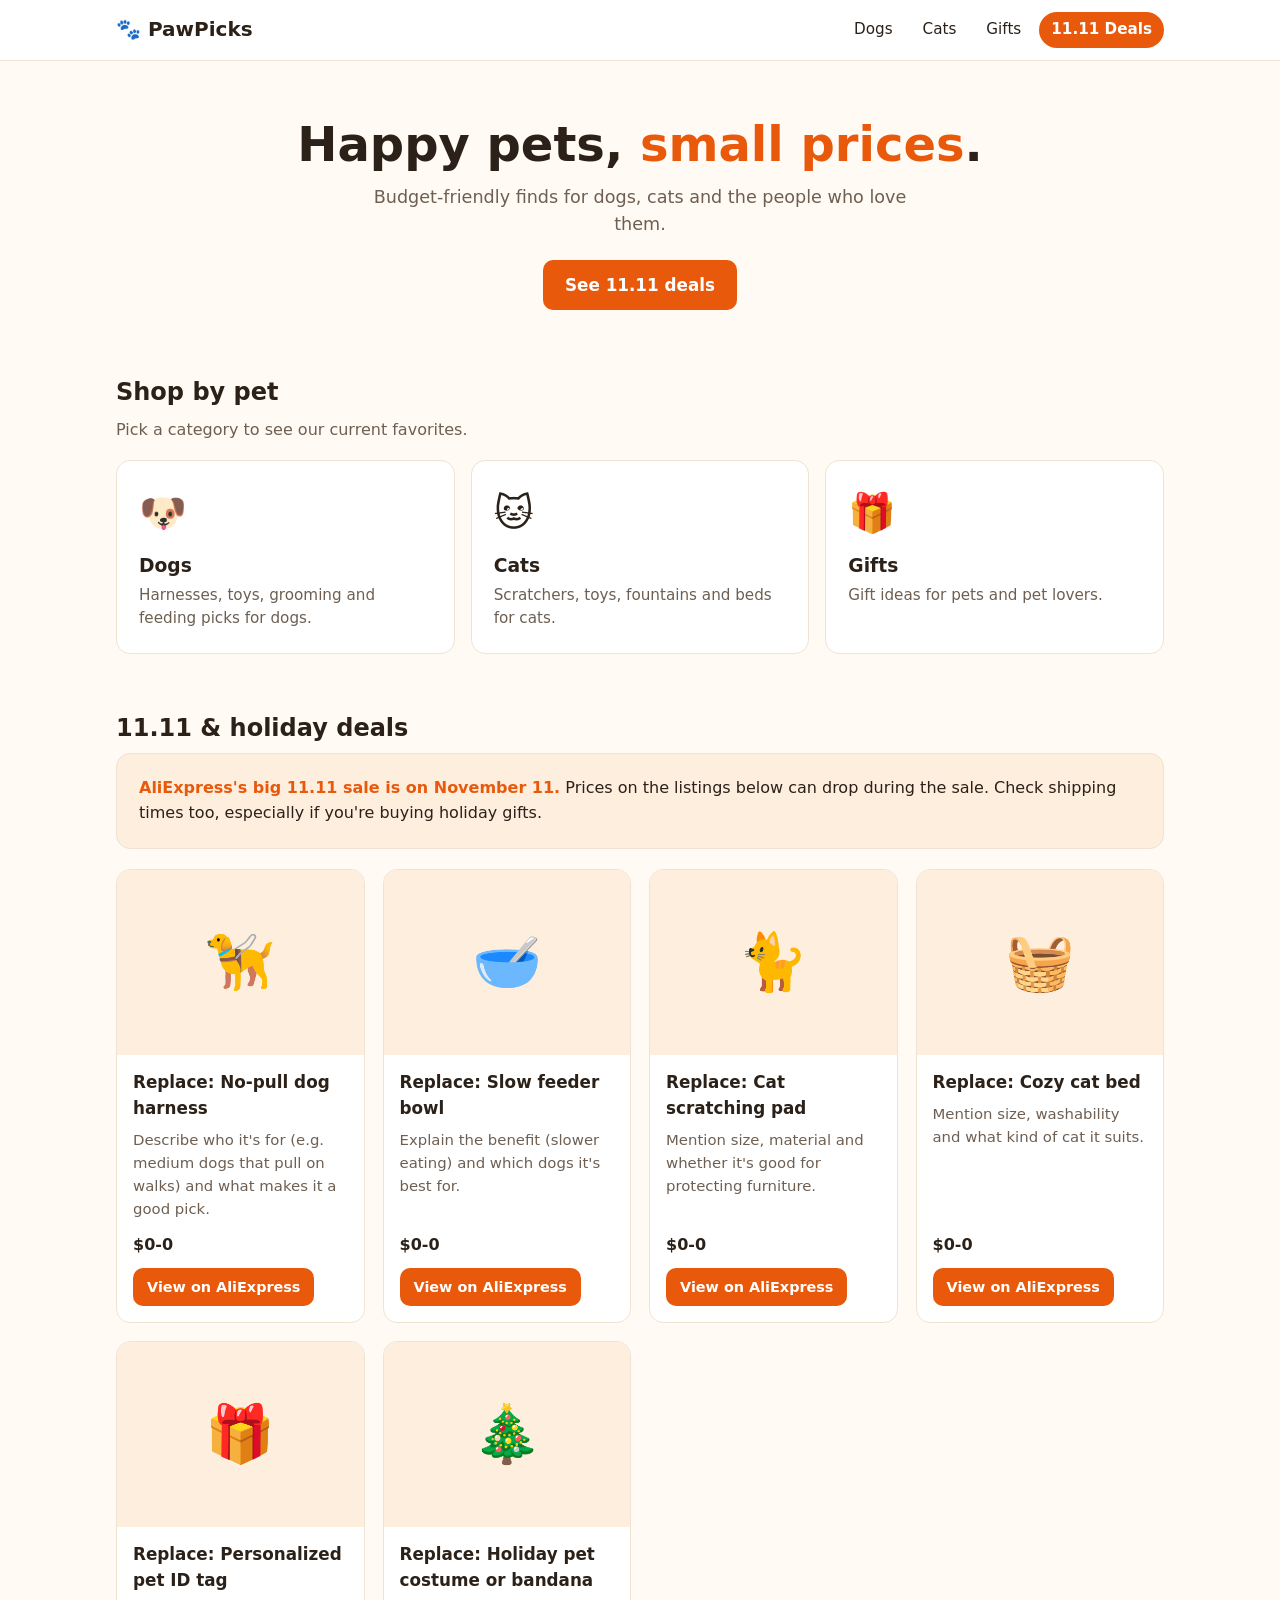
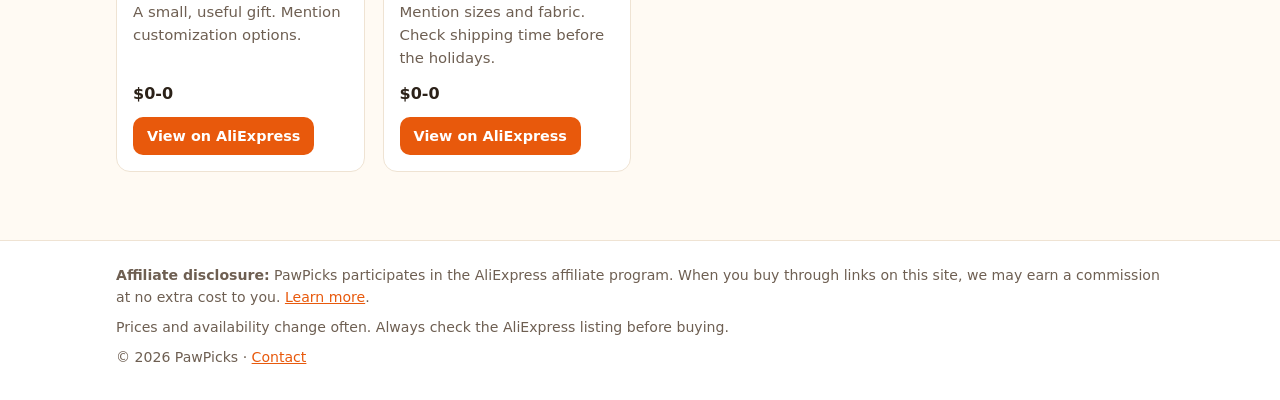
<file: index.html>
<!doctype html>
<html lang="en">
<head>
  <meta charset="utf-8">
  <meta name="viewport" content="width=device-width, initial-scale=1">
  <title>PawPicks | Budget-friendly pet supplies from AliExpress</title>
  <meta name="description" content="Hand-picked, budget-friendly pet supplies for dogs and cats, with honest notes on who each product suits.">
  <link rel="stylesheet" href="styles.css">
</head>
<body data-page="home">
  <header id="site-header"></header>

  <main class="wrap">
    <div class="hero">
      <h1>Happy pets, <span style="color:var(--accent)">small prices</span>.</h1>
      <p data-tagline></p>
      <a class="btn" href="#deals">See 11.11 deals</a>
    </div>

    <section>
      <h2>Shop by pet</h2>
      <p class="sub">Pick a category to see our current favorites.</p>
      <div id="tiles" class="tiles"></div>
    </section>

    <section id="deals">
      <h2>11.11 &amp; holiday deals</h2>
      <div class="banner">
        <strong>AliExpress's big 11.11 sale is on November 11.</strong>
        Prices on the listings below can drop during the sale. Check shipping times too, especially if you're buying holiday gifts.
      </div>
      <div id="deals-grid" class="grid"></div>
    </section>
  </main>

  <footer id="site-footer"></footer>
  <script src="products.js"></script>
  <script src="app.js"></script>
</body>
</html>
</file>
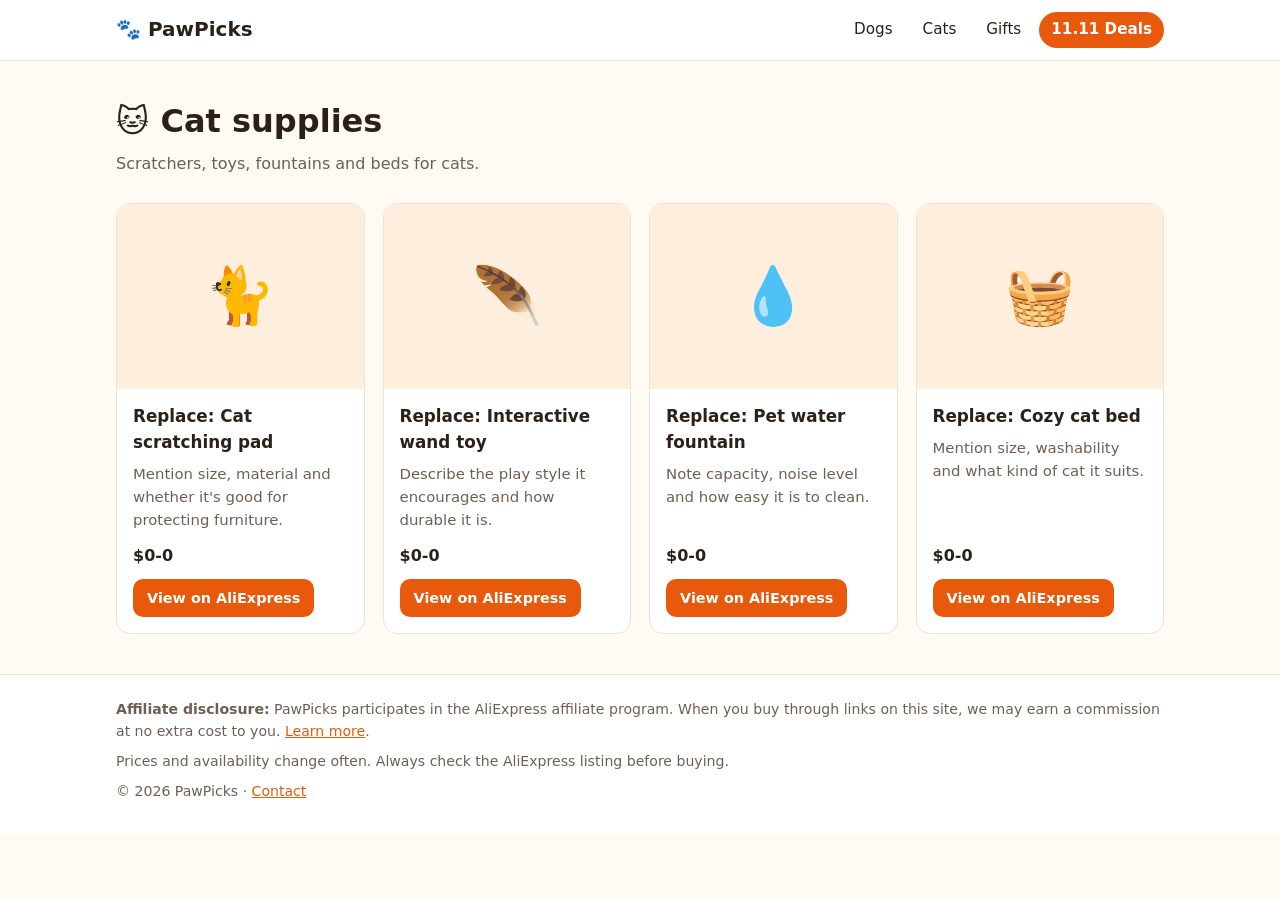
<file: cats.html>
<!doctype html>
<html lang="en">
<head>
  <meta charset="utf-8">
  <meta name="viewport" content="width=device-width, initial-scale=1">
  <title>Cat Supplies | PawPicks</title>
  <meta name="description" content="Budget-friendly cat scratchers, toys, water fountains and beds, with notes on who each one suits.">
  <link rel="stylesheet" href="styles.css">
</head>
<body data-page="cats">
  <header id="site-header"></header>
  <main class="wrap">
    <div class="pagehead">
      <h1>🐱 Cat supplies</h1>
      <p class="sub">Scratchers, toys, fountains and beds for cats.</p>
    </div>
    <div id="grid" class="grid"></div>
  </main>
  <footer id="site-footer"></footer>
  <script src="products.js"></script>
  <script src="app.js"></script>
</body>
</html>
</file>
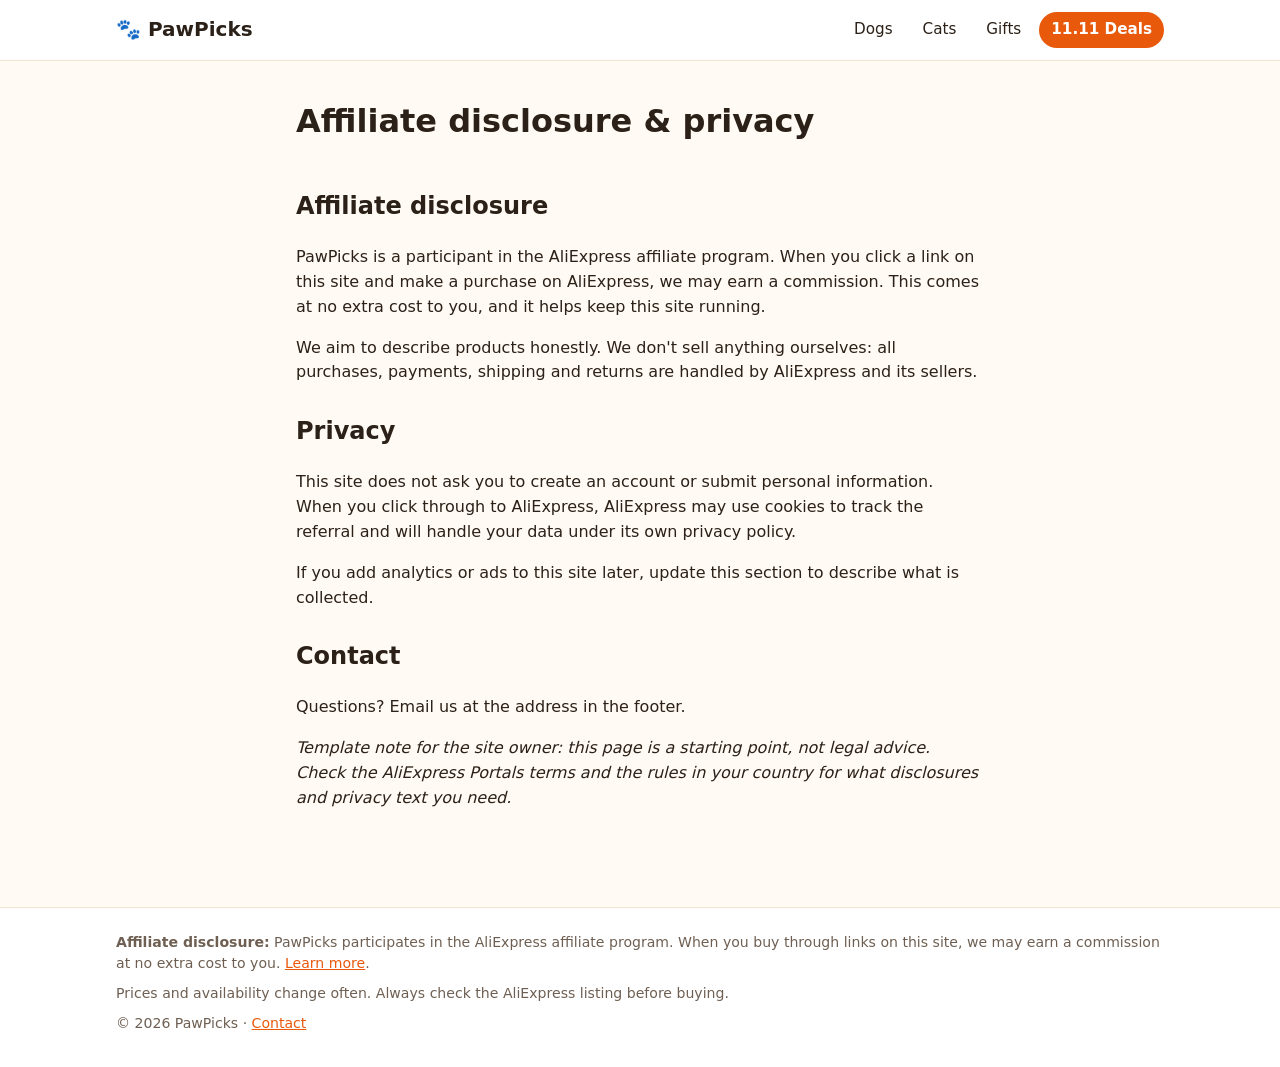
<file: disclosure.html>
<!doctype html>
<html lang="en">
<head>
  <meta charset="utf-8">
  <meta name="viewport" content="width=device-width, initial-scale=1">
  <title>Affiliate Disclosure &amp; Privacy | PawPicks</title>
  <link rel="stylesheet" href="styles.css">
</head>
<body data-page="disclosure">
  <header id="site-header"></header>
  <main class="wrap prose">
    <div class="pagehead"><h1>Affiliate disclosure &amp; privacy</h1></div>

    <h2>Affiliate disclosure</h2>
    <p><span data-site-name></span> is a participant in the AliExpress affiliate program. When you click a link on this site and make a purchase on AliExpress, we may earn a commission. This comes at no extra cost to you, and it helps keep this site running.</p>
    <p>We aim to describe products honestly. We don't sell anything ourselves: all purchases, payments, shipping and returns are handled by AliExpress and its sellers.</p>

    <h2>Privacy</h2>
    <p>This site does not ask you to create an account or submit personal information. When you click through to AliExpress, AliExpress may use cookies to track the referral and will handle your data under its own privacy policy.</p>
    <p>If you add analytics or ads to this site later, update this section to describe what is collected.</p>

    <h2>Contact</h2>
    <p>Questions? Email us at the address in the footer.</p>

    <p><em>Template note for the site owner: this page is a starting point, not legal advice. Check the AliExpress Portals terms and the rules in your country for what disclosures and privacy text you need.</em></p>
  </main>
  <footer id="site-footer"></footer>
  <script src="products.js"></script>
  <script src="app.js"></script>
</body>
</html>
</file>
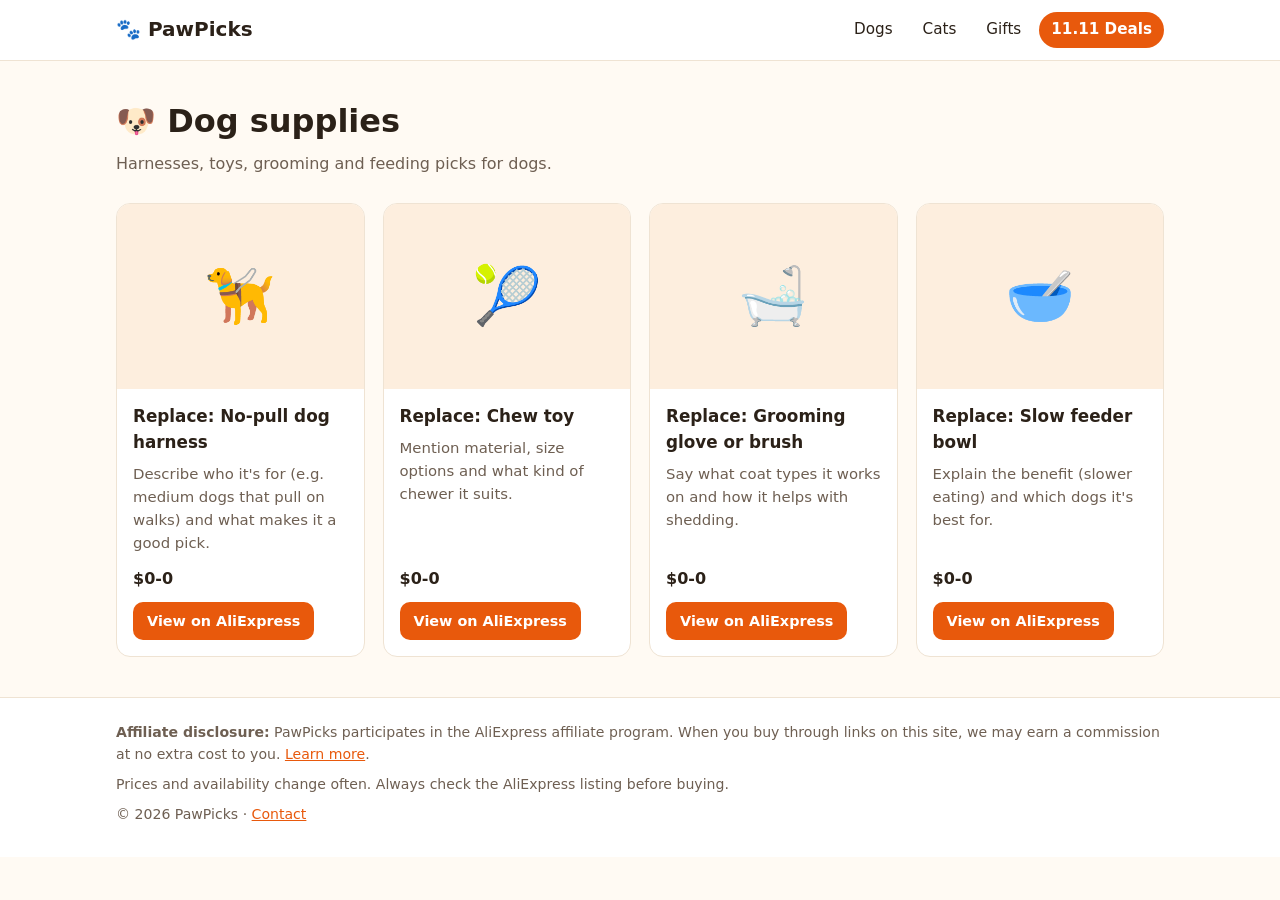
<file: dogs.html>
<!doctype html>
<html lang="en">
<head>
  <meta charset="utf-8">
  <meta name="viewport" content="width=device-width, initial-scale=1">
  <title>Dog Supplies | PawPicks</title>
  <meta name="description" content="Budget-friendly dog harnesses, toys, grooming tools and feeders, with notes on who each one suits.">
  <link rel="stylesheet" href="styles.css">
</head>
<body data-page="dogs">
  <header id="site-header"></header>
  <main class="wrap">
    <div class="pagehead">
      <h1>🐶 Dog supplies</h1>
      <p class="sub">Harnesses, toys, grooming and feeding picks for dogs.</p>
    </div>
    <div id="grid" class="grid"></div>
  </main>
  <footer id="site-footer"></footer>
  <script src="products.js"></script>
  <script src="app.js"></script>
</body>
</html>
</file>
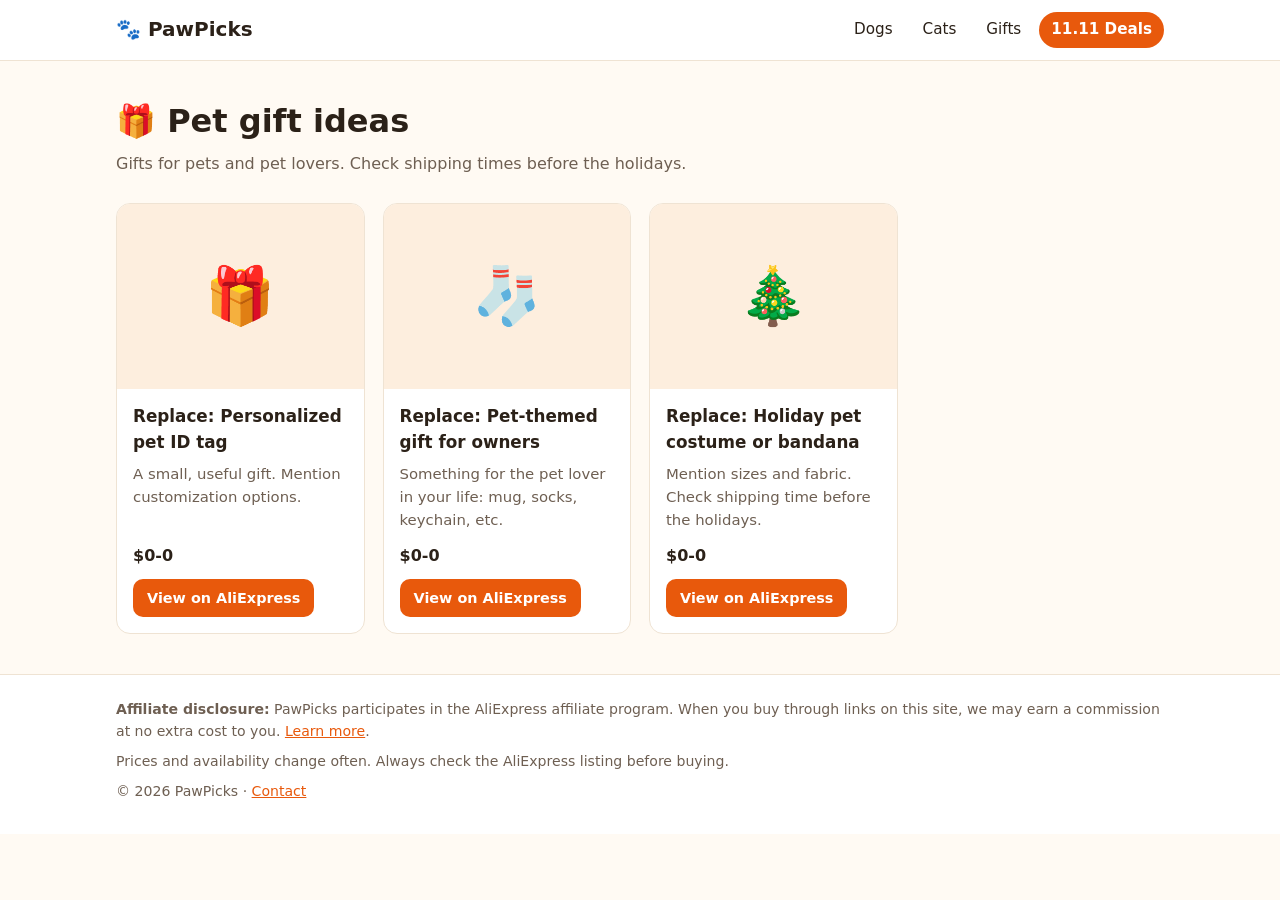
<file: gifts.html>
<!doctype html>
<html lang="en">
<head>
  <meta charset="utf-8">
  <meta name="viewport" content="width=device-width, initial-scale=1">
  <title>Pet Gift Ideas | PawPicks</title>
  <meta name="description" content="Gift ideas for pets and the people who love them.">
  <link rel="stylesheet" href="styles.css">
</head>
<body data-page="gifts">
  <header id="site-header"></header>
  <main class="wrap">
    <div class="pagehead">
      <h1>🎁 Pet gift ideas</h1>
      <p class="sub">Gifts for pets and pet lovers. Check shipping times before the holidays.</p>
    </div>
    <div id="grid" class="grid"></div>
  </main>
  <footer id="site-footer"></footer>
  <script src="products.js"></script>
  <script src="app.js"></script>
</body>
</html>
</file>
<file: styles.css>
:root {
  --bg: #fffaf3;
  --ink: #2b2118;
  --muted: #6e5f52;
  --accent: #e8590c;
  --accent-ink: #ffffff;
  --card: #ffffff;
  --line: #efe3d3;
  --soft: #fdeede;
  --radius: 14px;
}
* { box-sizing: border-box; }
html { scroll-behavior: smooth; }
body {
  margin: 0;
  font-family: system-ui, -apple-system, "Segoe UI", Roboto, sans-serif;
  background: var(--bg);
  color: var(--ink);
  line-height: 1.55;
}
a { color: var(--accent); }
.wrap { max-width: 1080px; margin: 0 auto; padding: 0 16px; }

/* header */
#site-header { background: var(--card); border-bottom: 1px solid var(--line); position: sticky; top: 0; z-index: 10; }
.bar { display: flex; align-items: center; justify-content: space-between; gap: 12px; padding-top: 12px; padding-bottom: 12px; flex-wrap: wrap; }
.brand { font-weight: 800; font-size: 1.25rem; text-decoration: none; color: var(--ink); }
nav { display: flex; gap: 6px; flex-wrap: wrap; }
nav a { text-decoration: none; color: var(--ink); padding: 6px 12px; border-radius: 999px; font-size: .95rem; }
nav a:hover { background: var(--soft); }
nav a.pill { background: var(--accent); color: var(--accent-ink); font-weight: 600; }

/* hero */
.hero { padding: 56px 0 36px; text-align: center; }
.hero h1 { font-size: clamp(1.9rem, 5vw, 3rem); margin: 0 0 12px; line-height: 1.15; }
.hero p { max-width: 560px; margin: 0 auto 22px; color: var(--muted); font-size: 1.1rem; }
.hero .btn { font-size: 1.05rem; padding: 12px 22px; }

section { padding: 28px 0; }
section h2 { font-size: 1.5rem; margin: 0 0 6px; }
.sub { color: var(--muted); margin: 0 0 18px; }

/* tiles */
.tiles { display: grid; grid-template-columns: repeat(auto-fit, minmax(220px, 1fr)); gap: 16px; }
.tile { display: block; background: var(--card); border: 1px solid var(--line); border-radius: var(--radius); padding: 22px; text-decoration: none; color: var(--ink); transition: transform .15s, box-shadow .15s; }
.tile:hover { transform: translateY(-3px); box-shadow: 0 8px 20px rgba(80, 50, 20, .1); }
.tile .big { font-size: 2.4rem; }
.tile h3 { margin: 8px 0 4px; }
.tile p { margin: 0; color: var(--muted); font-size: .95rem; }

/* product cards */
.grid { display: grid; grid-template-columns: repeat(auto-fill, minmax(240px, 1fr)); gap: 18px; }
.card { background: var(--card); border: 1px solid var(--line); border-radius: var(--radius); overflow: hidden; display: flex; flex-direction: column; }
.media { background: var(--soft); aspect-ratio: 4 / 3; display: flex; align-items: center; justify-content: center; }
.media img { width: 100%; height: 100%; object-fit: cover; }
.media .emoji { font-size: 3.5rem; }
.card .body { padding: 14px 16px 16px; display: flex; flex-direction: column; gap: 8px; flex: 1; }
.card h3 { margin: 0; font-size: 1.05rem; }
.card p { margin: 0; color: var(--muted); font-size: .93rem; flex: 1; }
.row { display: flex; align-items: center; justify-content: space-between; gap: 10px; flex-wrap: wrap; margin-top: 4px; }
.price { font-weight: 700; }
.btn { display: inline-block; background: var(--accent); color: var(--accent-ink); text-decoration: none; font-weight: 600; padding: 8px 14px; border-radius: 10px; font-size: .9rem; }
.btn:hover { filter: brightness(1.08); }

/* deals banner */
.banner { background: var(--soft); border: 1px solid var(--line); border-radius: var(--radius); padding: 22px; margin-bottom: 20px; }
.banner strong { color: var(--accent); }

/* page title + prose */
.pagehead { padding: 36px 0 8px; }
.pagehead h1 { margin: 0 0 6px; }
.prose { max-width: 720px; padding-bottom: 40px; }
.prose h2 { margin-top: 28px; }

/* footer */
#site-footer { border-top: 1px solid var(--line); margin-top: 40px; background: var(--card); }
.foot { padding: 24px 16px; color: var(--muted); font-size: .88rem; }
.foot p { margin: 0 0 8px; }

@media (max-width: 520px) {
  .hero { padding-top: 36px; }
  .bar { justify-content: center; }
}
</file>
